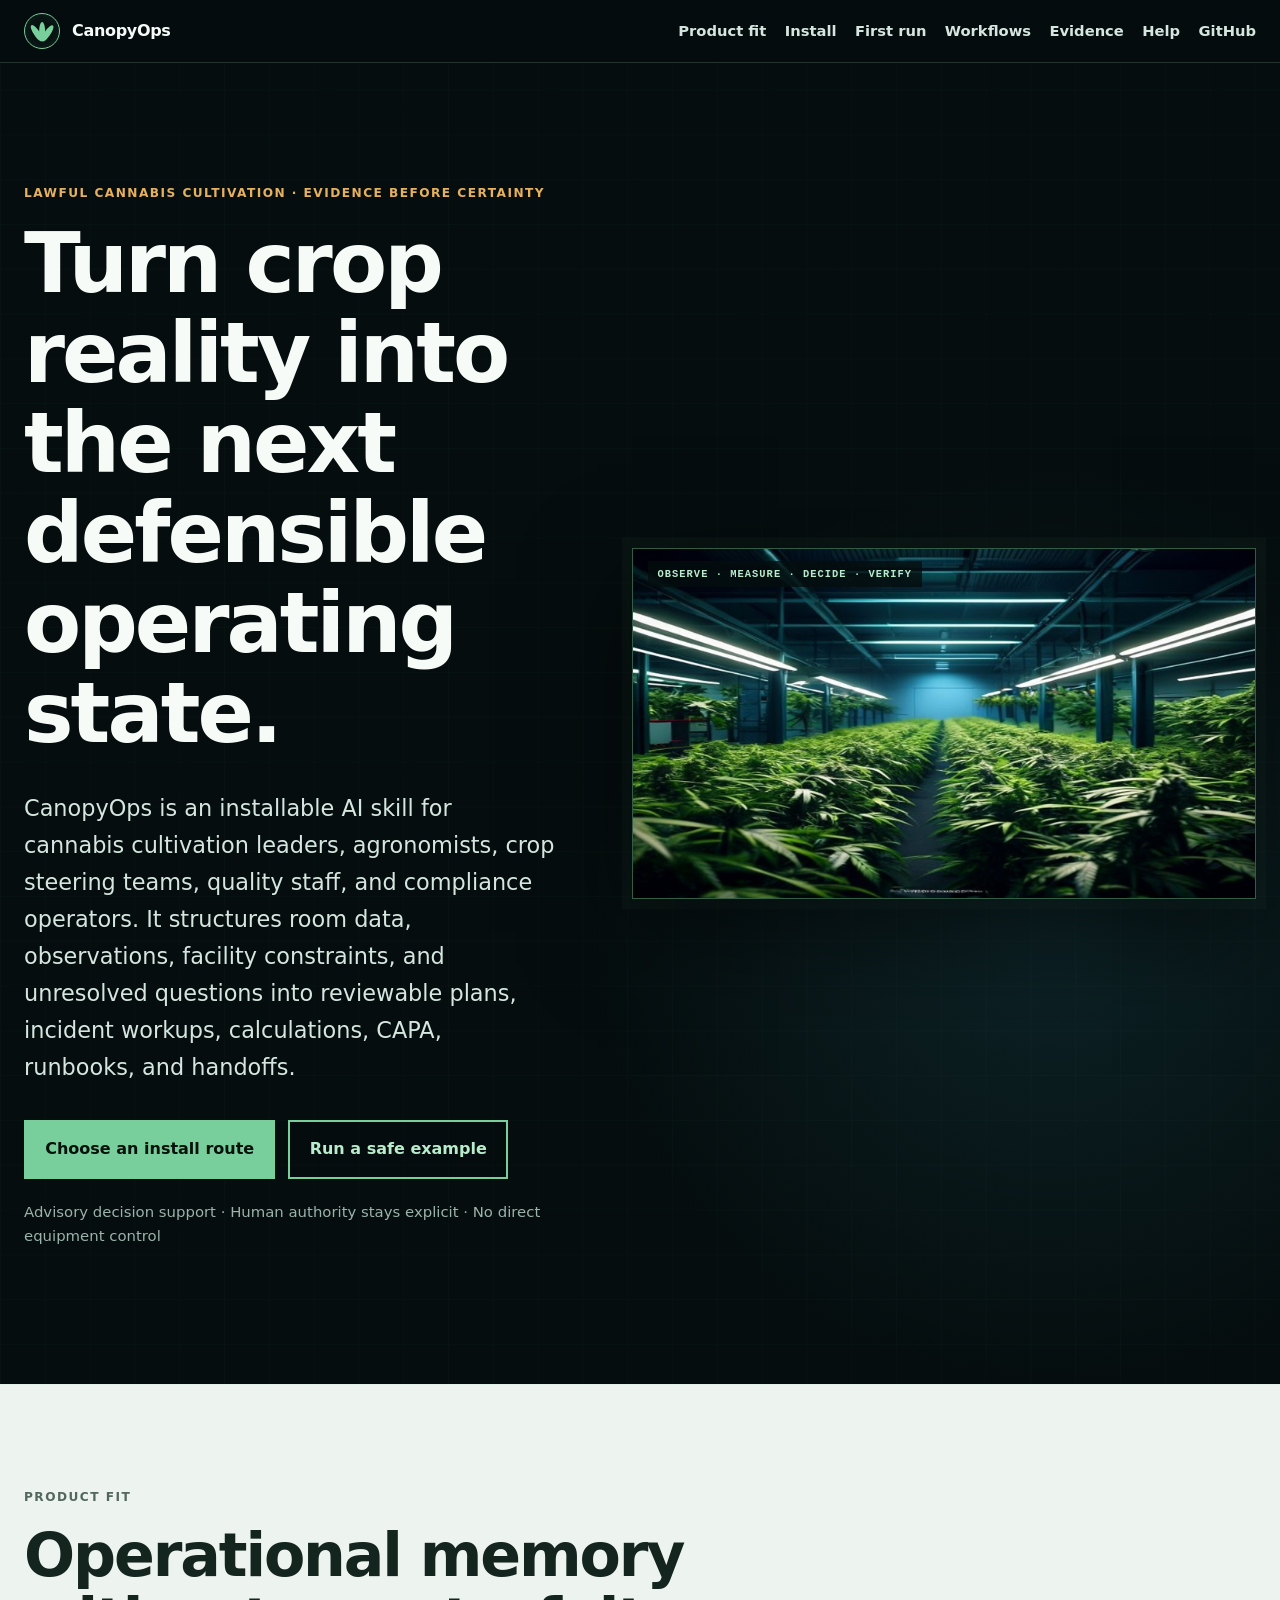
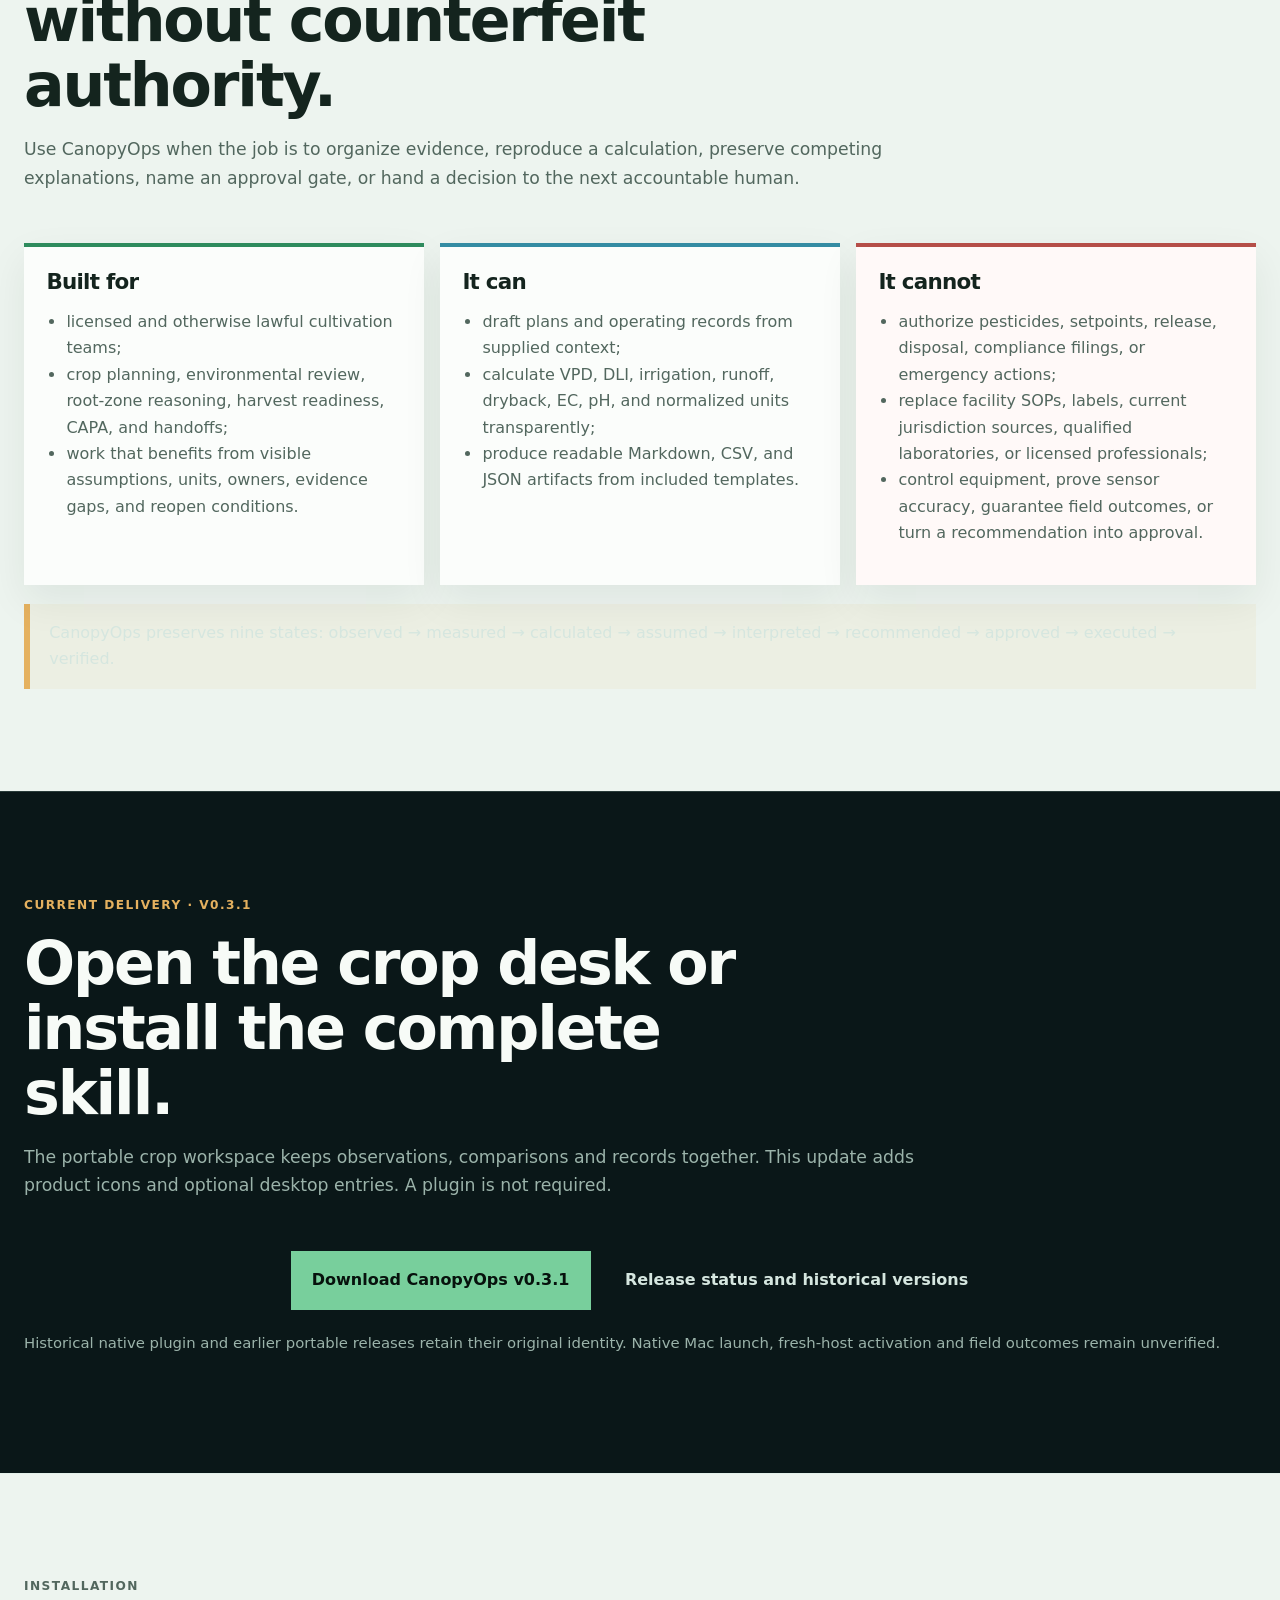
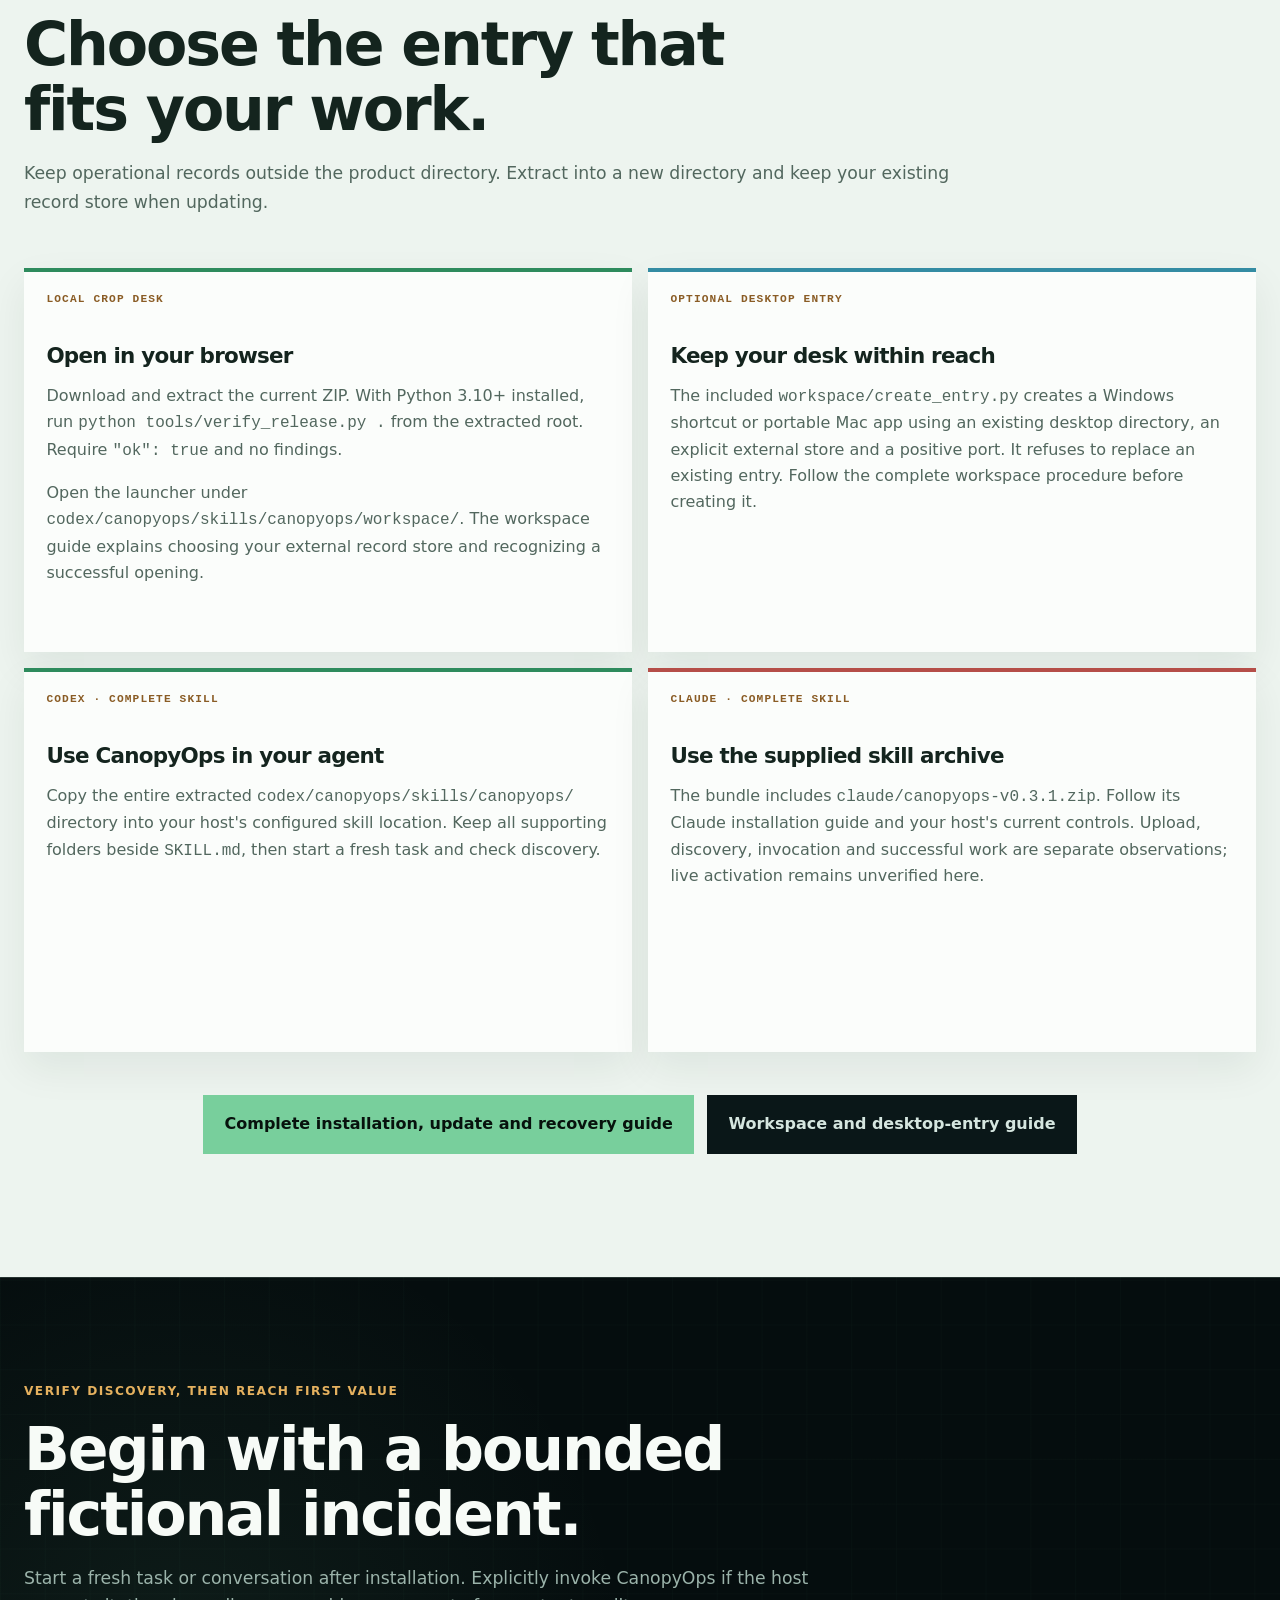
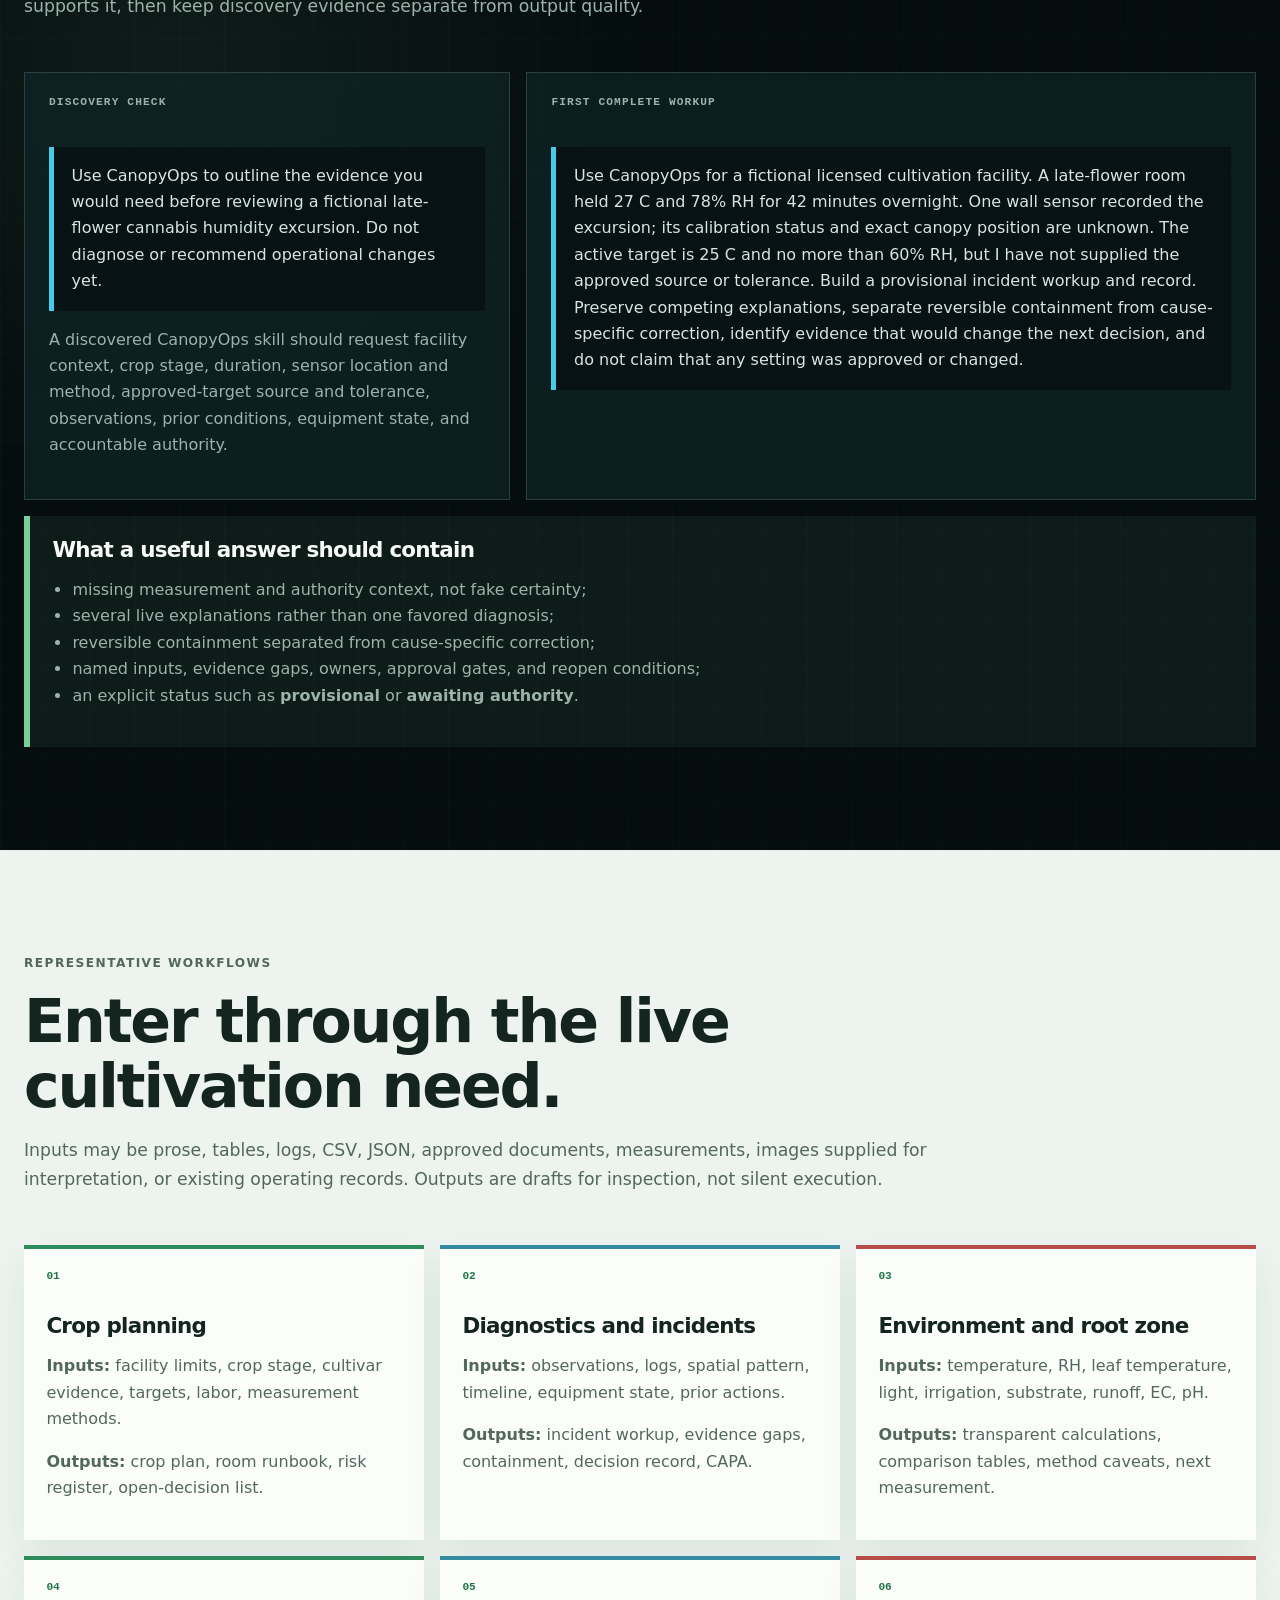
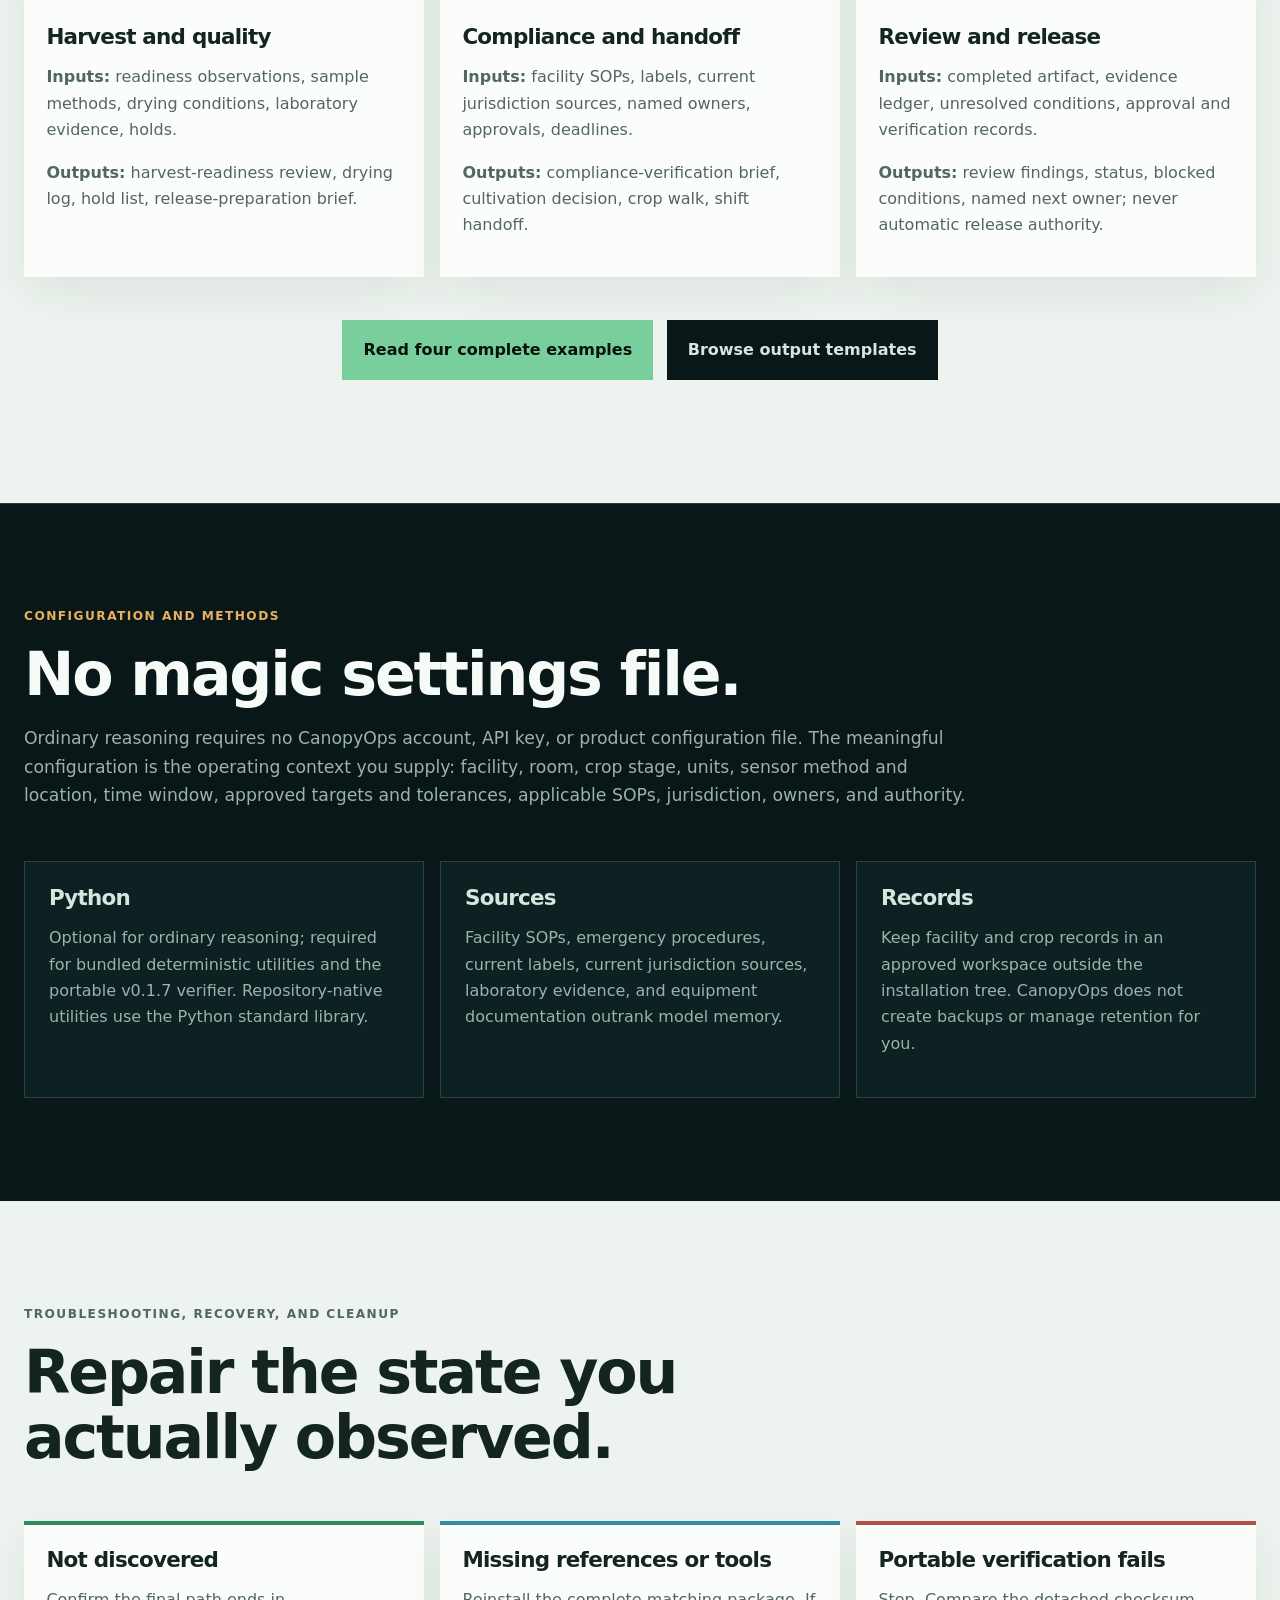
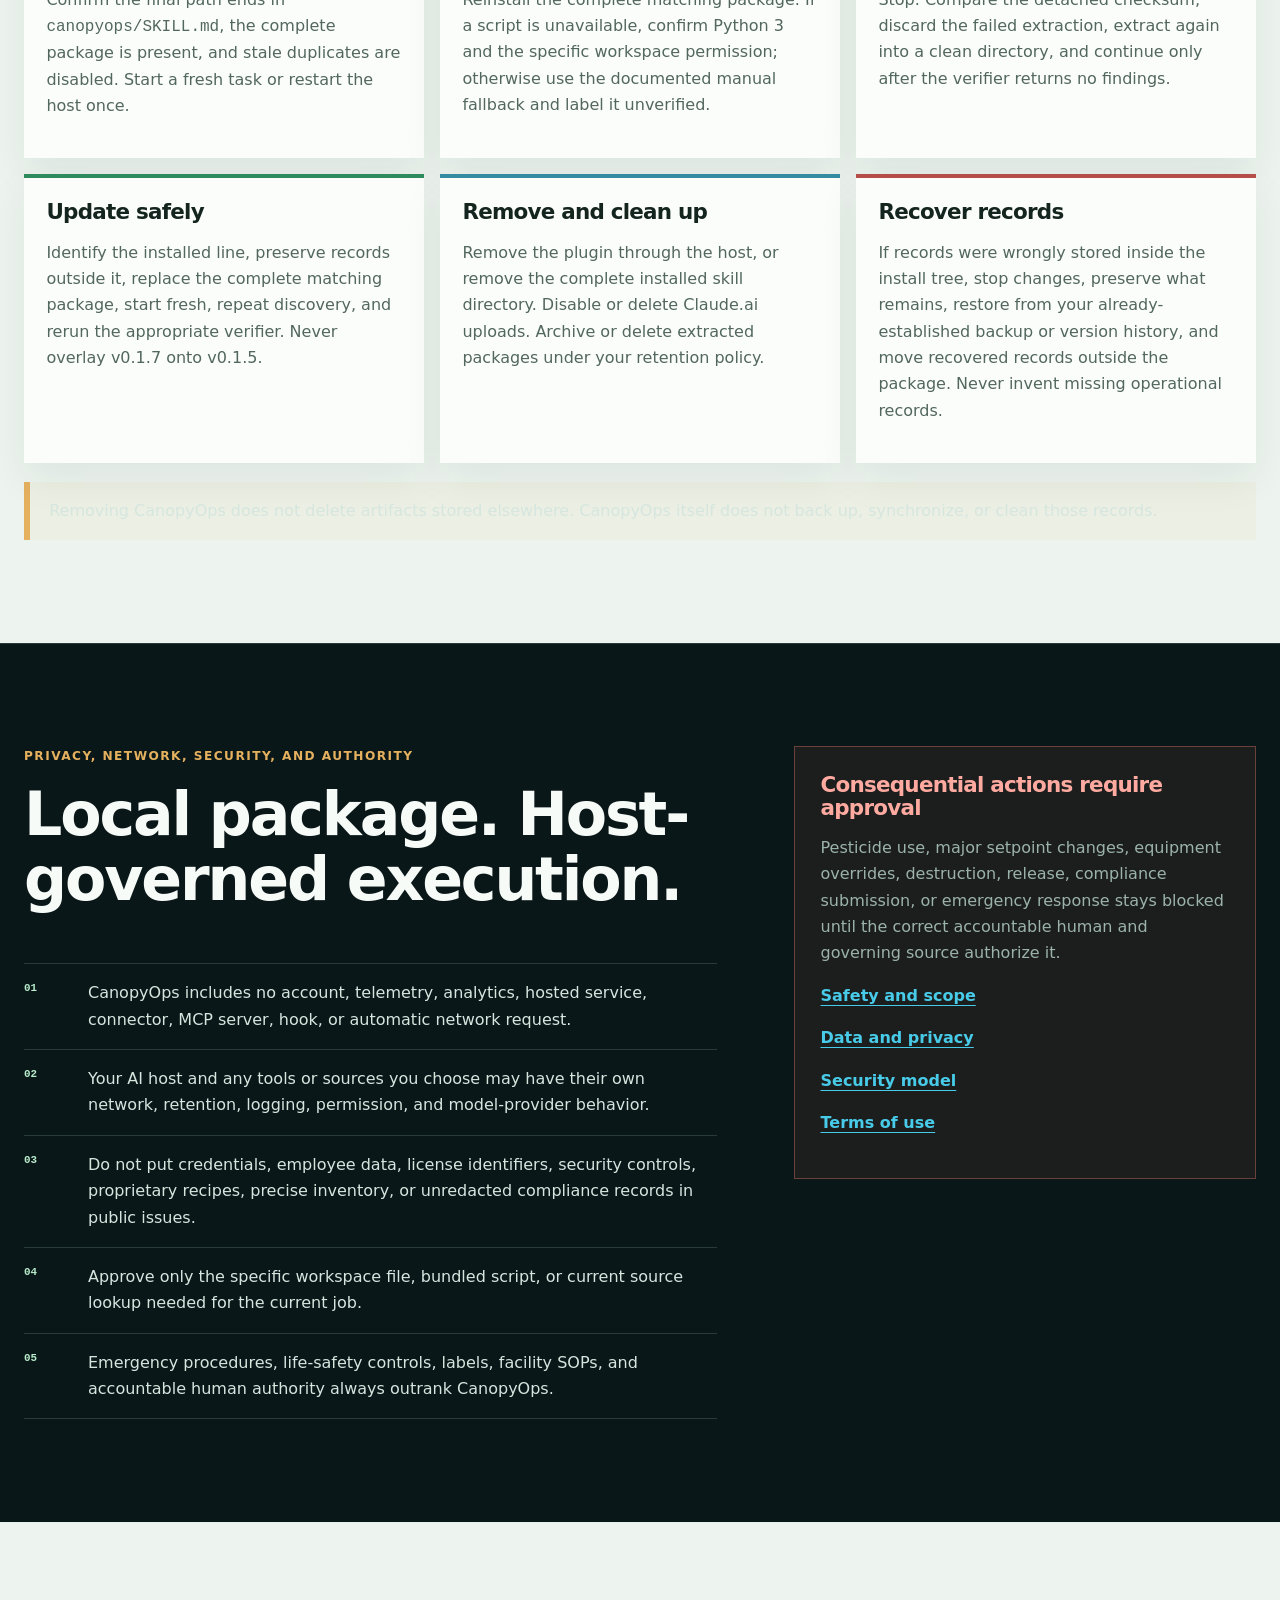
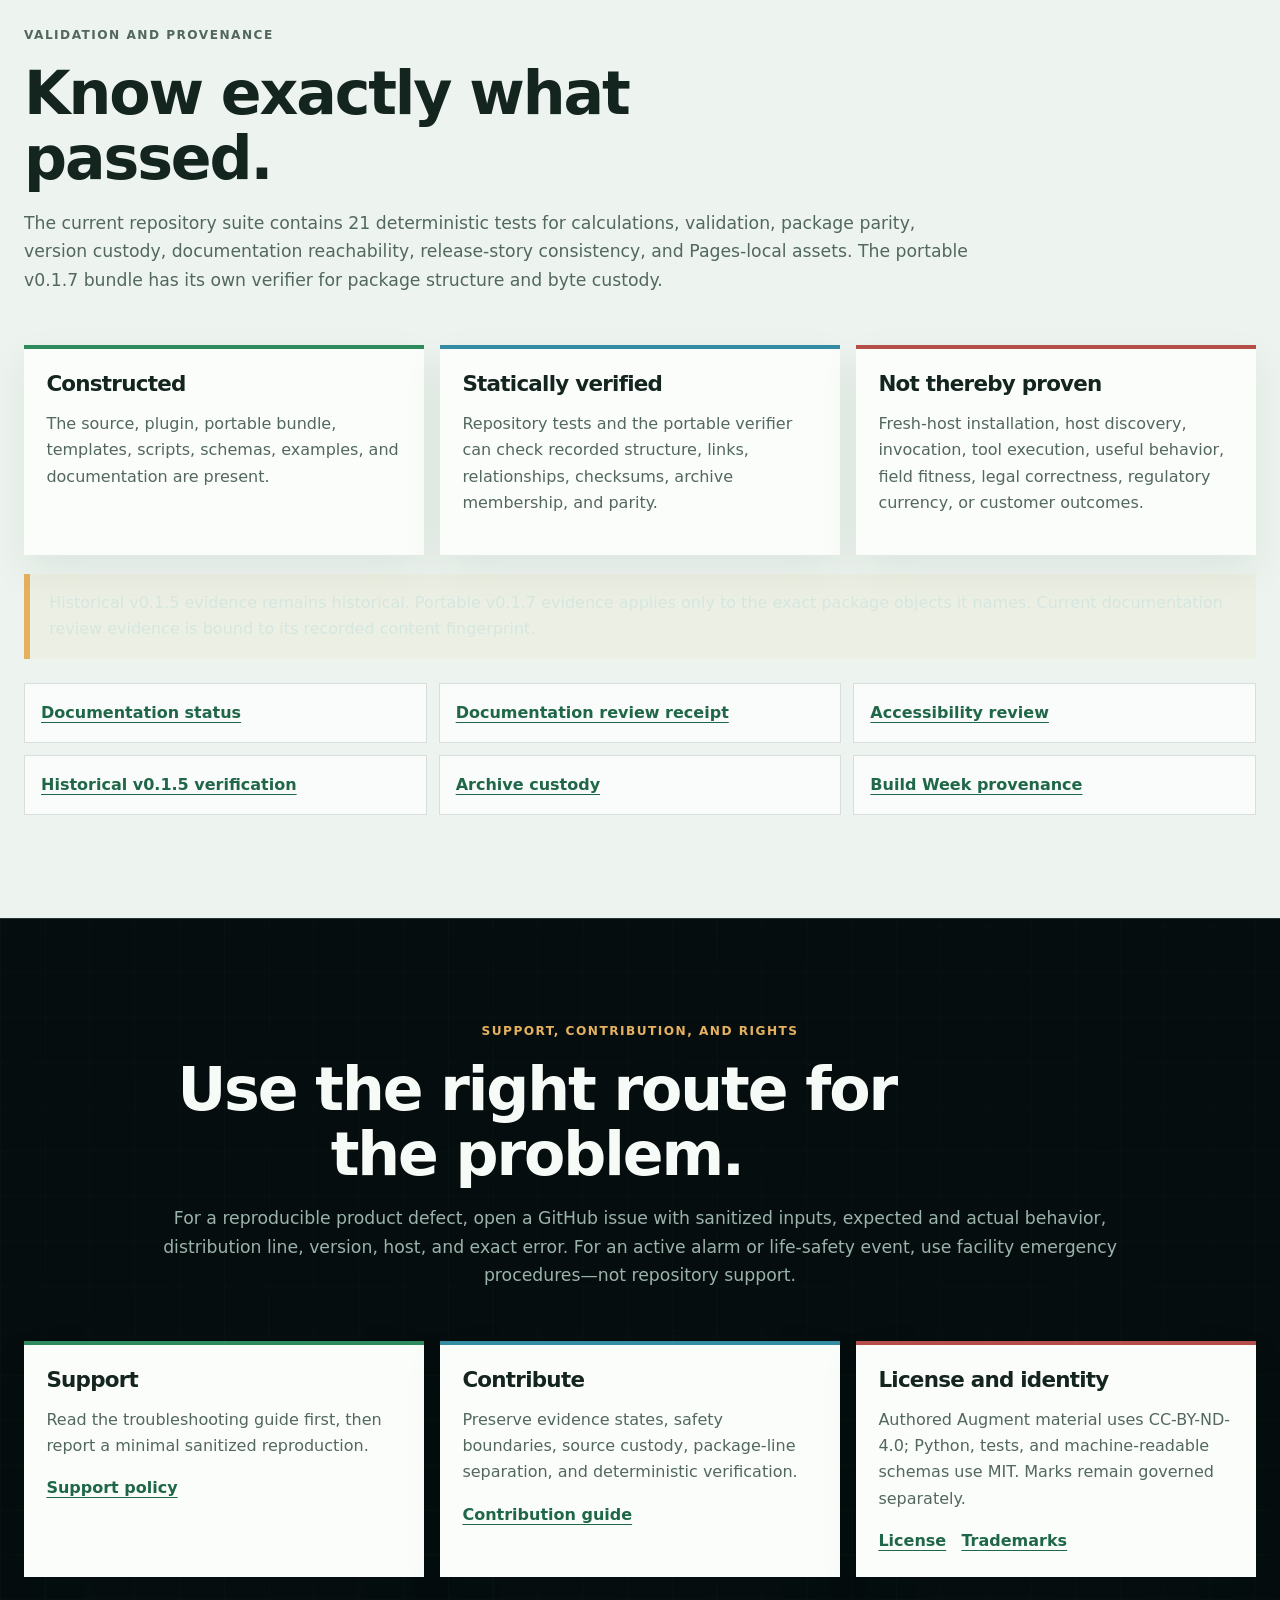
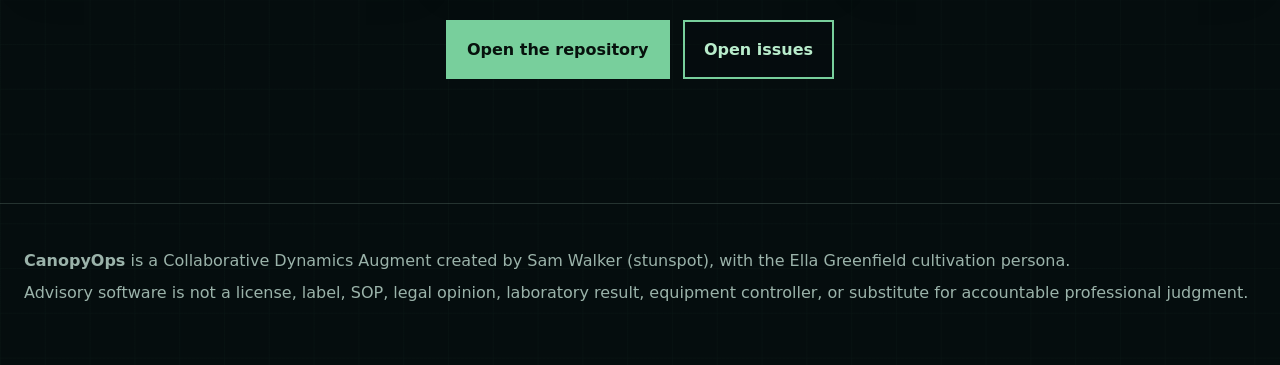
<file: docs/index.html>
<!doctype html>
<html lang="en">
<head>
  <meta charset="utf-8">
  <meta name="viewport" content="width=device-width, initial-scale=1">
  <meta name="description" content="CanopyOps turns lawful cannabis cultivation observations, logs, calculations, and facility constraints into reviewable plans, incident workups, harvest reviews, CAPA, runbooks, and handoffs.">
  <meta name="theme-color" content="#0a1718">
  <meta property="og:type" content="website">
  <meta property="og:title" content="CanopyOps">
  <meta property="og:description" content="Cannabis cultivation operations with evidence attached.">
  <meta property="og:url" content="https://stunspot.github.io/CanopyOps/">
  <meta property="og:image" content="https://stunspot.github.io/CanopyOps/assets/canopyops-social-card.png">
  <meta property="og:image:width" content="1731">
  <meta property="og:image:height" content="909">
  <meta property="og:image:alt" content="CanopyOps — Cannabis cultivation operations with evidence attached.">
  <meta name="twitter:card" content="summary_large_image">
  <meta name="twitter:title" content="CanopyOps">
  <meta name="twitter:description" content="Cannabis cultivation operations with evidence attached.">
  <meta name="twitter:image" content="https://stunspot.github.io/CanopyOps/assets/canopyops-social-card.png">
  <title>CanopyOps · Evidence-Bounded Cultivation Operations</title>
  <link rel="stylesheet" href="style.css">
</head>
<body>
  <a class="skip-link" href="#main">Skip to content</a>

  <header class="site-header">
    <nav aria-label="Primary navigation">
      <a class="brand" href="#top" aria-label="CanopyOps home">
        <span class="brand-mark" aria-hidden="true"><span></span></span>
        <span>CanopyOps</span>
      </a>
      <div class="nav-links">
        <a href="#fit">Product fit</a>
        <a href="#install">Install</a>
        <a href="#first-run">First run</a>
        <a href="#workflows">Workflows</a>
        <a href="#evidence">Evidence</a>
        <a href="#help">Help</a>
        <a href="https://github.com/Stunspot/CanopyOps">GitHub</a>
      </div>
    </nav>
  </header>

  <main id="main">
    <section class="hero" id="top">
      <div class="hero-copy">
        <p class="eyebrow">Lawful cannabis cultivation · evidence before certainty</p>
        <h1>Turn crop reality into the next defensible operating state.</h1>
        <p class="lede">CanopyOps is an installable AI skill for cannabis cultivation leaders, agronomists, crop steering teams, quality staff, and compliance operators. It structures room data, observations, facility constraints, and unresolved questions into reviewable plans, incident workups, calculations, CAPA, runbooks, and handoffs.</p>
        <div class="actions">
          <a class="button primary" href="#install">Choose an install route</a>
          <a class="button secondary" href="#first-run">Run a safe example</a>
        </div>
        <p class="quiet">Advisory decision support · Human authority stays explicit · No direct equipment control</p>
      </div>
      <figure class="hero-visual">
        <img src="assets/canopyops-hero.png" width="1600" height="900" alt="A clean controlled-environment cultivation room with orderly crop rows, irrigation infrastructure, sensor equipment, and cool inspection light across the canopy.">
      </figure>
    </section>

    <section class="section paper-section" id="fit">
      <div class="section-heading">
        <p class="eyebrow">Product fit</p>
        <h2>Operational memory without counterfeit authority.</h2>
        <p>Use CanopyOps when the job is to organize evidence, reproduce a calculation, preserve competing explanations, name an approval gate, or hand a decision to the next accountable human.</p>
      </div>
      <div class="fit-grid">
        <article>
          <h3>Built for</h3>
          <ul>
            <li>licensed and otherwise lawful cultivation teams;</li>
            <li>crop planning, environmental review, root-zone reasoning, harvest readiness, CAPA, and handoffs;</li>
            <li>work that benefits from visible assumptions, units, owners, evidence gaps, and reopen conditions.</li>
          </ul>
        </article>
        <article>
          <h3>It can</h3>
          <ul>
            <li>draft plans and operating records from supplied context;</li>
            <li>calculate VPD, DLI, irrigation, runoff, dryback, EC, pH, and normalized units transparently;</li>
            <li>produce readable Markdown, CSV, and JSON artifacts from included templates.</li>
          </ul>
        </article>
        <article class="limit-card">
          <h3>It cannot</h3>
          <ul>
            <li>authorize pesticides, setpoints, release, disposal, compliance filings, or emergency actions;</li>
            <li>replace facility SOPs, labels, current jurisdiction sources, qualified laboratories, or licensed professionals;</li>
            <li>control equipment, prove sensor accuracy, guarantee field outcomes, or turn a recommendation into approval.</li>
          </ul>
        </article>
      </div>
      <p class="state-rule">CanopyOps preserves nine states: observed → measured → calculated → assumed → interpreted → recommended → approved → executed → verified.</p>
    </section>

    <section class="section states-section" id="release">
      <div class="section-heading">
        <p class="eyebrow">Current delivery · v0.3.1</p>
        <h2>Open the crop desk or install the complete skill.</h2>
        <p>The portable crop workspace keeps observations, comparisons and records together. This update adds product icons and optional desktop entries. A plugin is not required.</p>
      </div>
      <div class="actions centered">
        <a class="button primary" href="https://github.com/Stunspot/CanopyOps/releases/download/v0.3.1/CanopyOps-v0.3.1.zip">Download CanopyOps v0.3.1</a>
        <a class="button dark" href="https://github.com/Stunspot/CanopyOps/blob/main/RELEASE-STATUS.md">Release status and historical versions</a>
      </div>
      <p class="quiet">Historical native plugin and earlier portable releases retain their original identity. Native Mac launch, fresh-host activation and field outcomes remain unverified.</p>
    </section>

    <section class="section paper-section" id="install">
      <div class="section-heading">
        <p class="eyebrow">Installation</p>
        <h2>Choose the entry that fits your work.</h2>
        <p>Keep operational records outside the product directory. Extract into a new directory and keep your existing record store when updating.</p>
      </div>
      <div class="install-grid">
        <article>
          <p class="card-label">LOCAL CROP DESK</p>
          <h3>Open in your browser</h3>
          <p>Download and extract the current ZIP. With Python 3.10+ installed, run <code>python tools/verify_release.py .</code> from the extracted root. Require <code>"ok": true</code> and no findings.</p>
          <p>Open the launcher under <code>codex/canopyops/skills/canopyops/workspace/</code>. The workspace guide explains choosing your external record store and recognizing a successful opening.</p>
        </article>
        <article>
          <p class="card-label">OPTIONAL DESKTOP ENTRY</p>
          <h3>Keep your desk within reach</h3>
          <p>The included <code>workspace/create_entry.py</code> creates a Windows shortcut or portable Mac app using an existing desktop directory, an explicit external store and a positive port. It refuses to replace an existing entry. Follow the complete workspace procedure before creating it.</p>
        </article>
        <article>
          <p class="card-label">CODEX · COMPLETE SKILL</p>
          <h3>Use CanopyOps in your agent</h3>
          <p>Copy the entire extracted <code>codex/canopyops/skills/canopyops/</code> directory into your host's configured skill location. Keep all supporting folders beside <code>SKILL.md</code>, then start a fresh task and check discovery.</p>
        </article>
        <article>
          <p class="card-label">CLAUDE · COMPLETE SKILL</p>
          <h3>Use the supplied skill archive</h3>
          <p>The bundle includes <code>claude/canopyops-v0.3.1.zip</code>. Follow its Claude installation guide and your host's current controls. Upload, discovery, invocation and successful work are separate observations; live activation remains unverified here.</p>
        </article>
      </div>
      <div class="actions centered">
        <a class="button primary" href="https://github.com/Stunspot/CanopyOps/blob/main/INSTALL.md">Complete installation, update and recovery guide</a>
        <a class="button dark" href="https://github.com/Stunspot/CanopyOps/blob/main/canopyops/workspace/WORKSPACE-GUIDE.md">Workspace and desktop-entry guide</a>
      </div>
    </section>

    <section class="section method-section" id="first-run">
      <div class="section-heading method-heading">
        <p class="eyebrow">Verify discovery, then reach first value</p>
        <h2>Begin with a bounded fictional incident.</h2>
        <p>Start a fresh task or conversation after installation. Explicitly invoke CanopyOps if the host supports it, then keep discovery evidence separate from output quality.</p>
      </div>
      <div class="first-run-grid">
        <article>
          <p class="card-label">DISCOVERY CHECK</p>
          <blockquote>Use CanopyOps to outline the evidence you would need before reviewing a fictional late-flower cannabis humidity excursion. Do not diagnose or recommend operational changes yet.</blockquote>
          <p>A discovered CanopyOps skill should request facility context, crop stage, duration, sensor location and method, approved-target source and tolerance, observations, prior conditions, equipment state, and accountable authority.</p>
        </article>
        <article>
          <p class="card-label">FIRST COMPLETE WORKUP</p>
          <blockquote>Use CanopyOps for a fictional licensed cultivation facility. A late-flower room held 27 C and 78% RH for 42 minutes overnight. One wall sensor recorded the excursion; its calibration status and exact canopy position are unknown. The active target is 25 C and no more than 60% RH, but I have not supplied the approved source or tolerance. Build a provisional incident workup and record. Preserve competing explanations, separate reversible containment from cause-specific correction, identify evidence that would change the next decision, and do not claim that any setting was approved or changed.</blockquote>
        </article>
      </div>
      <div class="expected-box">
        <h3>What a useful answer should contain</h3>
        <ul>
          <li>missing measurement and authority context, not fake certainty;</li>
          <li>several live explanations rather than one favored diagnosis;</li>
          <li>reversible containment separated from cause-specific correction;</li>
          <li>named inputs, evidence gaps, owners, approval gates, and reopen conditions;</li>
          <li>an explicit status such as <strong>provisional</strong> or <strong>awaiting authority</strong>.</li>
        </ul>
      </div>
    </section>

    <section class="section paper-section" id="workflows">
      <div class="section-heading">
        <p class="eyebrow">Representative workflows</p>
        <h2>Enter through the live cultivation need.</h2>
        <p>Inputs may be prose, tables, logs, CSV, JSON, approved documents, measurements, images supplied for interpretation, or existing operating records. Outputs are drafts for inspection, not silent execution.</p>
      </div>
      <div class="workflow-grid">
        <article><span>01</span><h3>Crop planning</h3><p><strong>Inputs:</strong> facility limits, crop stage, cultivar evidence, targets, labor, measurement methods.</p><p><strong>Outputs:</strong> crop plan, room runbook, risk register, open-decision list.</p></article>
        <article><span>02</span><h3>Diagnostics and incidents</h3><p><strong>Inputs:</strong> observations, logs, spatial pattern, timeline, equipment state, prior actions.</p><p><strong>Outputs:</strong> incident workup, evidence gaps, containment, decision record, CAPA.</p></article>
        <article><span>03</span><h3>Environment and root zone</h3><p><strong>Inputs:</strong> temperature, RH, leaf temperature, light, irrigation, substrate, runoff, EC, pH.</p><p><strong>Outputs:</strong> transparent calculations, comparison tables, method caveats, next measurement.</p></article>
        <article><span>04</span><h3>Harvest and quality</h3><p><strong>Inputs:</strong> readiness observations, sample methods, drying conditions, laboratory evidence, holds.</p><p><strong>Outputs:</strong> harvest-readiness review, drying log, hold list, release-preparation brief.</p></article>
        <article><span>05</span><h3>Compliance and handoff</h3><p><strong>Inputs:</strong> facility SOPs, labels, current jurisdiction sources, named owners, approvals, deadlines.</p><p><strong>Outputs:</strong> compliance-verification brief, cultivation decision, crop walk, shift handoff.</p></article>
        <article><span>06</span><h3>Review and release</h3><p><strong>Inputs:</strong> completed artifact, evidence ledger, unresolved conditions, approval and verification records.</p><p><strong>Outputs:</strong> review findings, status, blocked conditions, named next owner; never automatic release authority.</p></article>
      </div>
      <div class="actions centered">
        <a class="button primary" href="https://github.com/Stunspot/CanopyOps/blob/main/EXAMPLE-TOUR.md">Read four complete examples</a>
        <a class="button dark" href="https://github.com/Stunspot/CanopyOps/tree/main/canopyops/assets">Browse output templates</a>
      </div>
    </section>

    <section class="section states-section" id="configuration">
      <div class="section-heading">
        <p class="eyebrow">Configuration and methods</p>
        <h2>No magic settings file.</h2>
        <p>Ordinary reasoning requires no CanopyOps account, API key, or product configuration file. The meaningful configuration is the operating context you supply: facility, room, crop stage, units, sensor method and location, time window, approved targets and tolerances, applicable SOPs, jurisdiction, owners, and authority.</p>
      </div>
      <div class="config-grid">
        <article><h3>Python</h3><p>Optional for ordinary reasoning; required for bundled deterministic utilities and the portable v0.1.7 verifier. Repository-native utilities use the Python standard library.</p></article>
        <article><h3>Sources</h3><p>Facility SOPs, emergency procedures, current labels, current jurisdiction sources, laboratory evidence, and equipment documentation outrank model memory.</p></article>
        <article><h3>Records</h3><p>Keep facility and crop records in an approved workspace outside the installation tree. CanopyOps does not create backups or manage retention for you.</p></article>
      </div>
    </section>

    <section class="section paper-section" id="maintenance">
      <div class="section-heading">
        <p class="eyebrow">Troubleshooting, recovery, and cleanup</p>
        <h2>Repair the state you actually observed.</h2>
      </div>
      <div class="maintenance-grid">
        <article>
          <h3>Not discovered</h3>
          <p>Confirm the final path ends in <code>canopyops/SKILL.md</code>, the complete package is present, and stale duplicates are disabled. Start a fresh task or restart the host once.</p>
        </article>
        <article>
          <h3>Missing references or tools</h3>
          <p>Reinstall the complete matching package. If a script is unavailable, confirm Python 3 and the specific workspace permission; otherwise use the documented manual fallback and label it unverified.</p>
        </article>
        <article>
          <h3>Portable verification fails</h3>
          <p>Stop. Compare the detached checksum, discard the failed extraction, extract again into a clean directory, and continue only after the verifier returns no findings.</p>
        </article>
        <article>
          <h3>Update safely</h3>
          <p>Identify the installed line, preserve records outside it, replace the complete matching package, start fresh, repeat discovery, and rerun the appropriate verifier. Never overlay v0.1.7 onto v0.1.5.</p>
        </article>
        <article>
          <h3>Remove and clean up</h3>
          <p>Remove the plugin through the host, or remove the complete installed skill directory. Disable or delete Claude.ai uploads. Archive or delete extracted packages under your retention policy.</p>
        </article>
        <article>
          <h3>Recover records</h3>
          <p>If records were wrongly stored inside the install tree, stop changes, preserve what remains, restore from your already-established backup or version history, and move recovered records outside the package. Never invent missing operational records.</p>
        </article>
      </div>
      <p class="state-rule">Removing CanopyOps does not delete artifacts stored elsewhere. CanopyOps itself does not back up, synchronize, or clean those records.</p>
    </section>

    <section class="section authority-section" id="safety">
      <div class="authority-grid">
        <div>
          <div class="section-heading">
            <p class="eyebrow">Privacy, network, security, and authority</p>
            <h2>Local package. Host-governed execution.</h2>
          </div>
          <div class="authority-stack">
            <p><span>01</span>CanopyOps includes no account, telemetry, analytics, hosted service, connector, MCP server, hook, or automatic network request.</p>
            <p><span>02</span>Your AI host and any tools or sources you choose may have their own network, retention, logging, permission, and model-provider behavior.</p>
            <p><span>03</span>Do not put credentials, employee data, license identifiers, security controls, proprietary recipes, precise inventory, or unredacted compliance records in public issues.</p>
            <p><span>04</span>Approve only the specific workspace file, bundled script, or current source lookup needed for the current job.</p>
            <p><span>05</span>Emergency procedures, life-safety controls, labels, facility SOPs, and accountable human authority always outrank CanopyOps.</p>
          </div>
        </div>
        <aside class="boundary-card">
          <h3>Consequential actions require approval</h3>
          <p>Pesticide use, major setpoint changes, equipment overrides, destruction, release, compliance submission, or emergency response stays blocked until the correct accountable human and governing source authorize it.</p>
          <p><a href="https://github.com/Stunspot/CanopyOps/blob/main/SAFETY-AND-SCOPE.md">Safety and scope</a></p>
          <p><a href="https://github.com/Stunspot/CanopyOps/blob/main/DATA-AND-PRIVACY.md">Data and privacy</a></p>
          <p><a href="https://github.com/Stunspot/CanopyOps/blob/main/SECURITY.md">Security model</a></p>
          <p><a href="https://github.com/Stunspot/CanopyOps/blob/main/TERMS-OF-USE.md">Terms of use</a></p>
        </aside>
      </div>
    </section>

    <section class="section paper-section" id="evidence">
      <div class="section-heading">
        <p class="eyebrow">Validation and provenance</p>
        <h2>Know exactly what passed.</h2>
        <p>The current repository suite contains 21 deterministic tests for calculations, validation, package parity, version custody, documentation reachability, release-story consistency, and Pages-local assets. The portable v0.1.7 bundle has its own verifier for package structure and byte custody.</p>
      </div>
      <div class="evidence-grid">
        <article><h3>Constructed</h3><p>The source, plugin, portable bundle, templates, scripts, schemas, examples, and documentation are present.</p></article>
        <article><h3>Statically verified</h3><p>Repository tests and the portable verifier can check recorded structure, links, relationships, checksums, archive membership, and parity.</p></article>
        <article><h3>Not thereby proven</h3><p>Fresh-host installation, host discovery, invocation, tool execution, useful behavior, field fitness, legal correctness, regulatory currency, or customer outcomes.</p></article>
      </div>
      <p class="state-rule">Historical v0.1.5 evidence remains historical. Portable v0.1.7 evidence applies only to the exact package objects it names. Current documentation review evidence is bound to its recorded content fingerprint.</p>
      <div class="page-links">
        <a href="https://github.com/Stunspot/CanopyOps/blob/main/DOCUMENTATION-STATUS.md">Documentation status</a>
        <a href="https://github.com/Stunspot/CanopyOps/blob/main/documentation-review.json">Documentation review receipt</a>
        <a href="https://github.com/Stunspot/CanopyOps/blob/main/documentation-accessibility-review.json">Accessibility review</a>
        <a href="https://github.com/Stunspot/CanopyOps/blob/main/VERIFICATION-v0.1.5.md">Historical v0.1.5 verification</a>
        <a href="https://github.com/Stunspot/CanopyOps/blob/main/ARCHIVE-CUSTODY.md">Archive custody</a>
        <a href="https://github.com/Stunspot/CanopyOps/blob/main/BUILD-WEEK.md">Build Week provenance</a>
      </div>
    </section>

    <section class="section prompt-section" id="help">
      <div class="section-heading">
        <p class="eyebrow">Support, contribution, and rights</p>
        <h2>Use the right route for the problem.</h2>
        <p>For a reproducible product defect, open a GitHub issue with sanitized inputs, expected and actual behavior, distribution line, version, host, and exact error. For an active alarm or life-safety event, use facility emergency procedures—not repository support.</p>
      </div>
      <div class="help-grid">
        <article><h3>Support</h3><p>Read the troubleshooting guide first, then report a minimal sanitized reproduction.</p><a href="https://github.com/Stunspot/CanopyOps/blob/main/SUPPORT.md">Support policy</a></article>
        <article><h3>Contribute</h3><p>Preserve evidence states, safety boundaries, source custody, package-line separation, and deterministic verification.</p><a href="https://github.com/Stunspot/CanopyOps/blob/main/CONTRIBUTING.md">Contribution guide</a></article>
        <article><h3>License and identity</h3><p>Authored Augment material uses CC-BY-ND-4.0; Python, tests, and machine-readable schemas use MIT. Marks remain governed separately.</p><a href="https://github.com/Stunspot/CanopyOps/blob/main/LICENSE.md">License</a> · <a href="https://github.com/Stunspot/CanopyOps/blob/main/TRADEMARKS.md">Trademarks</a></article>
      </div>
      <div class="actions centered">
        <a class="button primary" href="https://github.com/Stunspot/CanopyOps">Open the repository</a>
        <a class="button secondary" href="https://github.com/Stunspot/CanopyOps/issues">Open issues</a>
      </div>
    </section>
  </main>

  <footer>
    <p><strong>CanopyOps</strong> is a Collaborative Dynamics Augment created by Sam Walker (stunspot), with the Ella Greenfield cultivation persona.</p>
    <p>Advisory software is not a license, label, SOP, legal opinion, laboratory result, equipment controller, or substitute for accountable professional judgment.</p>
  </footer>
</body>
</html>
</file>
<file: docs/style.css>
:root {
  color-scheme: dark;
  --ink: #f7fbf7;
  --pale: #d5e6df;
  --muted: #9bb3aa;
  --night: #0a1718;
  --night-deep: #050d0e;
  --night-soft: #102627;
  --panel: rgba(16, 38, 39, 0.86);
  --line: rgba(181, 219, 203, 0.18);
  --green: #78cf9c;
  --green-soft: #b8eccb;
  --cyan: #48cbe8;
  --amber: #e5b15f;
  --coral: #ec7868;
  --paper: #edf4ef;
  --paper-ink: #14241e;
  --paper-muted: #52675e;
  --focus: #ffe27a;
  font-family: Inter, Poppins, ui-sans-serif, system-ui, -apple-system, BlinkMacSystemFont, "Segoe UI", sans-serif;
}

* { box-sizing: border-box; }
html { scroll-behavior: smooth; scroll-padding-top: 5.5rem; }
body {
  margin: 0;
  color: var(--ink);
  background:
    radial-gradient(circle at 82% 8%, rgba(72, 203, 232, 0.11), transparent 29rem),
    radial-gradient(circle at 14% 42%, rgba(120, 207, 156, 0.08), transparent 28rem),
    linear-gradient(rgba(120, 207, 156, 0.025) 1px, transparent 1px),
    linear-gradient(90deg, rgba(120, 207, 156, 0.025) 1px, transparent 1px),
    var(--night-deep);
  background-size: auto, auto, 2.8rem 2.8rem, 2.8rem 2.8rem, auto;
  line-height: 1.65;
}
img { display: block; max-width: 100%; }
a { color: var(--cyan); text-underline-offset: 0.22em; }
a:hover { color: var(--focus); }
a:focus-visible, .button:focus-visible { outline: 3px solid var(--focus); outline-offset: 4px; border-radius: 0.2rem; }

.skip-link {
  position: absolute;
  left: 1rem;
  top: -6rem;
  z-index: 50;
  padding: 0.8rem 1rem;
  color: #111;
  background: var(--focus);
  font-weight: 900;
}
.skip-link:focus { top: 1rem; }

.site-header {
  position: sticky;
  top: 0;
  z-index: 30;
  border-bottom: 1px solid var(--line);
  background: rgba(5, 13, 14, 0.94);
  backdrop-filter: blur(16px);
}
nav {
  max-width: 84rem;
  margin: 0 auto;
  padding: 0.82rem 1.5rem;
  display: flex;
  align-items: center;
  justify-content: space-between;
  gap: 1.5rem;
}
.brand {
  display: inline-flex;
  align-items: center;
  gap: 0.75rem;
  color: var(--ink);
  text-decoration: none;
  font-weight: 900;
  letter-spacing: -0.02em;
}
.brand-mark {
  position: relative;
  width: 2.25rem;
  height: 2.25rem;
  border: 1px solid var(--green);
  border-radius: 50%;
  box-shadow: inset 0 0 1rem rgba(120, 207, 156, 0.12);
}
.brand-mark::before,
.brand-mark::after,
.brand-mark span {
  content: "";
  position: absolute;
  left: 50%;
  bottom: 0.45rem;
  width: 0.36rem;
  height: 1.18rem;
  border-radius: 50% 50% 42% 42%;
  background: var(--green);
  transform-origin: bottom center;
}
.brand-mark::before { transform: translateX(-50%) rotate(-35deg); }
.brand-mark::after { transform: translateX(-50%) rotate(35deg); }
.brand-mark span { transform: translateX(-50%); }
.nav-links { display: flex; flex-wrap: wrap; gap: 0.65rem 1.15rem; }
.nav-links a { color: var(--pale); text-decoration: none; font-size: 0.92rem; font-weight: 760; }
.nav-links a:hover { color: var(--green-soft); }

main { overflow: hidden; }
.hero, .section { max-width: 84rem; margin: 0 auto; padding: 6.4rem 1.5rem; }
.hero {
  min-height: calc(100vh - 4.2rem);
  display: grid;
  grid-template-columns: minmax(0, 0.92fr) minmax(28rem, 1.08fr);
  align-items: center;
  gap: clamp(2.5rem, 6vw, 6.5rem);
  padding-top: 7.5rem;
  padding-bottom: 7.5rem;
}
.hero-copy { position: relative; z-index: 2; }
.eyebrow {
  margin: 0 0 1rem;
  color: var(--amber);
  font-size: 0.76rem;
  font-weight: 900;
  letter-spacing: 0.12em;
  text-transform: uppercase;
}
h1, h2, h3 { line-height: 1.08; letter-spacing: -0.035em; }
h1 { margin: 0; max-width: 11ch; font-size: clamp(3.2rem, 6.5vw, 6.3rem); }
h2 { margin: 0; max-width: 18ch; font-size: clamp(2.3rem, 4.7vw, 4.55rem); }
h3 { margin: 0 0 0.72rem; font-size: 1.34rem; }
.lede { max-width: 46rem; margin: 2rem 0; color: var(--pale); font-size: clamp(1.12rem, 2vw, 1.4rem); }
.actions { display: flex; flex-wrap: wrap; gap: 0.82rem; margin: 2.1rem 0 1.3rem; }
.actions.centered { justify-content: center; margin-top: 2.7rem; }
.button { display: inline-block; padding: 0.9rem 1.2rem; border: 2px solid var(--green); font-weight: 850; text-decoration: none; }
.button.primary { color: #07120d; background: var(--green); }
.button.primary:hover { color: #111; background: var(--focus); border-color: var(--focus); }
.button.secondary { color: var(--green-soft); background: rgba(5, 13, 14, 0.46); }
.button.secondary:hover { color: var(--focus); border-color: var(--focus); }
.quiet { color: var(--muted); font-size: 0.93rem; }
.hero-visual {
  position: relative;
  margin: 0;
  overflow: hidden;
  border: 1px solid rgba(120, 207, 156, 0.42);
  background: #020808;
  box-shadow: 0 2rem 6rem rgba(0, 0, 0, 0.52), 0 0 0 0.65rem rgba(120, 207, 156, 0.03);
}
.hero-visual::before {
  content: "OBSERVE · MEASURE · DECIDE · VERIFY";
  position: absolute;
  z-index: 2;
  top: 0.8rem;
  left: 0.9rem;
  padding: 0.48rem 0.62rem;
  color: var(--green-soft);
  background: rgba(5, 13, 14, 0.78);
  font: 800 0.65rem/1 ui-monospace, SFMono-Regular, Menlo, Consolas, monospace;
  letter-spacing: 0.1em;
}
.hero-visual::after {
  content: "";
  position: absolute;
  right: -0.5rem;
  bottom: -0.5rem;
  width: 5rem;
  height: 5rem;
  border-right: 2px solid var(--cyan);
  border-bottom: 2px solid var(--cyan);
  pointer-events: none;
}
.hero-visual img { width: 100%; height: auto; }

.section { border-top: 1px solid var(--line); }
.section-heading { max-width: 60rem; margin-bottom: 3.2rem; }
.section-heading > p:last-child { color: var(--muted); font-size: 1.08rem; }

.states-section {
  max-width: none;
  padding-left: max(1.5rem, calc((100vw - 81rem) / 2));
  padding-right: max(1.5rem, calc((100vw - 81rem) / 2));
  background: var(--night);
}
.state-ribbon { display: grid; grid-template-columns: repeat(9, minmax(0, 1fr)); border: 1px solid var(--line); }
.state-ribbon span {
  min-height: 8.5rem;
  display: grid;
  place-items: end start;
  padding: 1rem 0.75rem;
  border-right: 1px solid var(--line);
  color: var(--pale);
  background: linear-gradient(180deg, rgba(120, 207, 156, 0.035), rgba(5, 13, 14, 0.36));
  font: 800 0.7rem/1.2 ui-monospace, SFMono-Regular, Menlo, Consolas, monospace;
  text-transform: uppercase;
  letter-spacing: 0.06em;
  writing-mode: vertical-rl;
  transform: rotate(180deg);
}
.state-ribbon span:nth-child(4), .state-ribbon span:nth-child(5) { color: #f5cc8f; }
.state-ribbon span:nth-child(6) { color: #a6def0; }
.state-ribbon span:nth-child(n+7) { color: var(--green-soft); }
.state-ribbon span:last-child { border-right: 0; }
.state-rule { margin: 1.2rem 0 0; padding: 1rem 1.2rem; border-left: 0.4rem solid var(--amber); color: var(--pale); background: rgba(229, 177, 95, 0.08); }

.routes-section { max-width: none; padding-left: max(1.5rem, calc((100vw - 81rem) / 2)); padding-right: max(1.5rem, calc((100vw - 81rem) / 2)); color: var(--paper-ink); background: var(--paper); }
.routes-section .eyebrow { color: #8a5c25; }
.route-grid { display: grid; grid-template-columns: repeat(5, minmax(0, 1fr)); gap: 1rem; }
.route-grid article { min-height: 23rem; padding: 1.35rem; border-top: 4px solid #2e8b5d; background: #fbfdfb; box-shadow: 0 1rem 2.4rem rgba(20, 36, 30, 0.07); }
.route-grid article:nth-child(2) { border-color: #b66d3c; }
.route-grid article:nth-child(3) { border-color: #348ca3; }
.route-grid article:nth-child(4) { border-color: #7f70bd; }
.route-grid article:nth-child(5) { border-color: #b54e48; }
.route-number { display: block; margin-bottom: 3.1rem; color: #2e8b5d; font: 850 0.72rem/1 ui-monospace, SFMono-Regular, Menlo, Consolas, monospace; }
.route-grid article:nth-child(2) .route-number { color: #a15d31; }
.route-grid article:nth-child(3) .route-number { color: #28788d; }
.route-grid article:nth-child(4) .route-number { color: #6858aa; }
.route-grid article:nth-child(5) .route-number { color: #a0443f; }
.route-grid h3 { color: var(--paper-ink); }
.route-grid p { color: var(--paper-muted); }
.route-grid small { display: block; margin-top: 1.2rem; color: #496158; font-weight: 760; }

.method-section { max-width: none; padding-left: max(1.5rem, calc((100vw - 81rem) / 2)); padding-right: max(1.5rem, calc((100vw - 81rem) / 2)); }
.method-heading { max-width: 52rem; }
.target-contrast { display: grid; grid-template-columns: minmax(0, 1fr) minmax(7rem, 0.22fr) minmax(0, 1fr); gap: 1.2rem; align-items: stretch; }
.comparison-card, .active-card { padding: clamp(1.4rem, 3vw, 2.2rem); border: 1px solid var(--line); }
.comparison-card { background: rgba(229, 177, 95, 0.07); }
.active-card { background: rgba(120, 207, 156, 0.08); border-color: rgba(120, 207, 156, 0.35); }
.card-label { margin: 0 0 2.4rem; color: var(--amber); font: 850 0.7rem/1 ui-monospace, SFMono-Regular, Menlo, Consolas, monospace; letter-spacing: 0.1em; }
.active-card .card-label { color: var(--green-soft); }
.comparison-card p, .active-card p, .comparison-card li, .active-card li { color: var(--muted); }
.comparison-card ul, .active-card ul { padding-left: 1.2rem; }
.promotion { display: flex; flex-direction: column; justify-content: center; gap: 0.55rem; text-align: center; }
.promotion::before, .promotion::after { content: ""; width: 1px; height: 2.4rem; margin: 0 auto; background: linear-gradient(var(--amber), var(--green)); }
.promotion span { padding: 0.35rem 0.3rem; border: 1px solid var(--line); color: var(--pale); font: 760 0.64rem/1 ui-monospace, SFMono-Regular, Menlo, Consolas, monospace; text-transform: uppercase; }
.operating-loop { display: grid; grid-template-columns: repeat(6, minmax(0, 1fr)); gap: 1rem; margin-top: 4rem; }
.operating-loop article { min-height: 14.5rem; padding: 1.1rem; border-top: 2px solid var(--green); background: rgba(16, 38, 39, 0.65); }
.operating-loop article:nth-child(3n+2) { border-color: var(--cyan); }
.operating-loop article:nth-child(3n) { border-color: var(--amber); }
.operating-loop article > span { display: block; margin-bottom: 2.4rem; color: var(--green-soft); font: 850 0.68rem/1 ui-monospace, SFMono-Regular, Menlo, Consolas, monospace; }
.operating-loop p { color: var(--muted); }

.artifacts-section { max-width: none; padding-left: max(1.5rem, calc((100vw - 81rem) / 2)); padding-right: max(1.5rem, calc((100vw - 81rem) / 2)); color: var(--paper-ink); background: var(--paper); }
.artifacts-section .eyebrow { color: #8a5c25; }
.artifact-grid { display: grid; grid-template-columns: repeat(4, minmax(0, 1fr)); border: 1px solid rgba(20, 36, 30, 0.14); }
.artifact-grid span { min-height: 7rem; display: grid; place-items: center start; padding: 1rem; border-right: 1px solid rgba(20, 36, 30, 0.12); border-bottom: 1px solid rgba(20, 36, 30, 0.12); color: #24382f; background: #f9fcfa; font-weight: 820; }
.artifact-grid span:nth-child(4n) { border-right: 0; }
.artifact-grid span:nth-last-child(-n+4) { border-bottom: 0; }
.artifact-note { max-width: 58rem; margin: 1.4rem 0 0; color: var(--paper-muted); }

.authority-section { max-width: none; padding-left: max(1.5rem, calc((100vw - 81rem) / 2)); padding-right: max(1.5rem, calc((100vw - 81rem) / 2)); background: var(--night); }
.authority-grid { display: grid; grid-template-columns: minmax(0, 1.2fr) minmax(20rem, 0.8fr); gap: clamp(2rem, 6vw, 5rem); align-items: start; }
.authority-stack { border-top: 1px solid var(--line); }
.authority-stack p { display: grid; grid-template-columns: 3rem 1fr; gap: 1rem; margin: 0; padding: 1rem 0; border-bottom: 1px solid var(--line); color: var(--pale); }
.authority-stack span { color: var(--green-soft); font: 850 0.68rem/1.65 ui-monospace, SFMono-Regular, Menlo, Consolas, monospace; }
.boundary-card { padding: 1.6rem; border: 1px solid rgba(236, 120, 104, 0.38); background: rgba(236, 120, 104, 0.08); }
.boundary-card h3 { color: #ffaaa0; }
.boundary-card p { color: var(--muted); }
.boundary-card a { font-weight: 800; }

.prompt-section { text-align: center; }
.prompt-section .section-heading { margin-left: auto; margin-right: auto; }
.prompt-grid { display: grid; grid-template-columns: repeat(3, minmax(0, 1fr)); gap: 1rem; text-align: left; }
.prompt-grid blockquote { margin: 0; padding: 1.35rem; border: 1px solid var(--line); border-left: 0.35rem solid var(--green); color: var(--pale); background: rgba(16, 38, 39, 0.62); }
.prompt-grid blockquote:nth-child(2) { border-left-color: var(--cyan); }
.prompt-grid blockquote:nth-child(3) { border-left-color: var(--amber); }

footer { max-width: 84rem; margin: 0 auto; padding: 2.4rem 1.5rem 3.4rem; border-top: 1px solid var(--line); color: var(--muted); }
footer p { margin: 0.35rem 0; }

@media (max-width: 72rem) {
  .hero { grid-template-columns: 1fr; min-height: 0; }
  .hero-copy { max-width: 60rem; }
  h1 { max-width: 13ch; }
  .route-grid { grid-template-columns: repeat(2, minmax(0, 1fr)); }
  .route-grid article:last-child { grid-column: span 2; min-height: 16rem; }
  .operating-loop { grid-template-columns: repeat(3, minmax(0, 1fr)); }
  .state-ribbon { grid-template-columns: repeat(9, minmax(4rem, 1fr)); overflow-x: auto; }
}

@media (max-width: 52rem) {
  nav { align-items: flex-start; }
  .nav-links { justify-content: flex-end; }
  nav { flex-wrap: wrap; }
  .nav-links { width: 100%; justify-content: flex-start; }
  .hero, .section { padding-top: 4.5rem; padding-bottom: 4.5rem; }
  .target-contrast { grid-template-columns: 1fr; }
  .promotion { flex-direction: row; align-items: center; }
  .promotion::before, .promotion::after { width: 2.2rem; height: 1px; margin: 0; }
  .operating-loop { grid-template-columns: repeat(2, minmax(0, 1fr)); }
  .artifact-grid { grid-template-columns: repeat(2, minmax(0, 1fr)); }
  .artifact-grid span:nth-child(4n) { border-right: 1px solid rgba(20, 36, 30, 0.12); }
  .artifact-grid span:nth-child(2n) { border-right: 0; }
  .artifact-grid span:nth-last-child(-n+4) { border-bottom: 1px solid rgba(20, 36, 30, 0.12); }
  .artifact-grid span:nth-last-child(-n+2) { border-bottom: 0; }
  .authority-grid, .prompt-grid { grid-template-columns: 1fr; }
}

@media (max-width: 34rem) {
  nav { padding-left: 1rem; padding-right: 1rem; }

  .hero, .section { padding-left: 1rem; padding-right: 1rem; }
  h1 { font-size: clamp(2.75rem, 14vw, 4rem); }
  h2 { font-size: clamp(2.1rem, 11vw, 3.2rem); }
  .route-grid, .operating-loop, .artifact-grid { grid-template-columns: 1fr; }
  .route-grid article:last-child { grid-column: auto; }
  .artifact-grid span { border-right: 0 !important; border-bottom: 1px solid rgba(20, 36, 30, 0.12) !important; }
  .artifact-grid span:last-child { border-bottom: 0 !important; }
  .state-ribbon span { min-height: 7rem; }
}

@media (prefers-reduced-motion: reduce) {
  html { scroll-behavior: auto; }
  *, *::before, *::after { animation-duration: 0.01ms !important; animation-iteration-count: 1 !important; transition-duration: 0.01ms !important; }
}
/* Complete customer journey */
.paper-section {
  max-width: none;
  padding-left: max(1.5rem, calc((100vw - 81rem) / 2));
  padding-right: max(1.5rem, calc((100vw - 81rem) / 2));
  color: var(--paper-ink);
  background: var(--paper);
}
.paper-section .eyebrow { color: #8a5c25; }
.paper-section .section-heading p { color: var(--paper-muted); }
.paper-section .card-label { color: #8a5c25; }
.fit-grid, .install-grid, .workflow-grid, .maintenance-grid, .help-grid, .config-grid, .evidence-grid, .release-grid, .first-run-grid {
  display: grid;
  gap: 1rem;
}
.fit-grid { grid-template-columns: repeat(3, minmax(0, 1fr)); }
.fit-grid article, .install-grid article, .workflow-grid article, .maintenance-grid article, .help-grid article, .evidence-grid article {
  padding: 1.4rem;
  border-top: 4px solid #2e8b5d;
  background: #fbfdfb;
  box-shadow: 0 1rem 2.4rem rgba(20, 36, 30, 0.07);
}
.fit-grid article:nth-child(2), .install-grid article:nth-child(2), .workflow-grid article:nth-child(3n+2), .maintenance-grid article:nth-child(3n+2), .help-grid article:nth-child(2), .evidence-grid article:nth-child(2) { border-color: #348ca3; }
.fit-grid .limit-card, .install-grid article:nth-child(4), .workflow-grid article:nth-child(3n), .maintenance-grid article:nth-child(3n), .help-grid article:nth-child(3), .evidence-grid article:nth-child(3) { border-color: #b54e48; }
.fit-grid h3, .install-grid h3, .workflow-grid h3, .maintenance-grid h3, .help-grid h3, .evidence-grid h3 { color: var(--paper-ink); }
.fit-grid p, .fit-grid li, .install-grid p, .install-grid li, .workflow-grid p, .maintenance-grid p, .help-grid p, .evidence-grid p { color: var(--paper-muted); }
.fit-grid ul, .install-grid ol, .expected-box ul { padding-left: 1.25rem; }
.limit-card { background: #fff9f8 !important; }
.release-grid { grid-template-columns: repeat(2, minmax(0, 1fr)); }
.release-grid article, .config-grid article {
  padding: 1.5rem;
  border: 1px solid var(--line);
  background: rgba(16, 38, 39, 0.68);
}
.release-grid article:nth-child(2) { border-color: rgba(95, 192, 213, 0.35); }
.release-grid .route-number { margin-bottom: 2rem; color: var(--green-soft); }
.release-grid p, .config-grid p { color: var(--muted); }
.install-grid { grid-template-columns: repeat(2, minmax(0, 1fr)); }
.install-grid article { min-height: 24rem; }
pre {
  max-width: 100%;
  overflow-x: auto;
  padding: 1rem;
  border: 1px solid rgba(20, 36, 30, 0.16);
  color: #e6f6ef;
  background: #102826;
  font: 650 0.82rem/1.65 ui-monospace, SFMono-Regular, Menlo, Consolas, monospace;
}
code { font-family: ui-monospace, SFMono-Regular, Menlo, Consolas, monospace; }
.button.dark { color: var(--pale); background: var(--night); border-color: var(--night); }
.first-run-grid { grid-template-columns: minmax(0, 0.8fr) minmax(0, 1.2fr); }
.first-run-grid article { padding: 1.5rem; border: 1px solid var(--line); background: rgba(16, 38, 39, 0.68); }
.first-run-grid blockquote {
  margin: 0;
  padding: 1rem 1.1rem;
  border-left: 0.35rem solid var(--cyan);
  color: var(--pale);
  background: rgba(4, 14, 15, 0.7);
}
.first-run-grid p { color: var(--muted); }
.expected-box { margin-top: 1rem; padding: 1.4rem; border-left: 0.4rem solid var(--green); background: rgba(120, 207, 156, 0.08); }
.expected-box li { color: var(--muted); }
.workflow-grid, .maintenance-grid { grid-template-columns: repeat(3, minmax(0, 1fr)); }
.workflow-grid article > span { display: block; margin-bottom: 2rem; color: #247349; font: 850 0.7rem/1 ui-monospace, SFMono-Regular, Menlo, Consolas, monospace; }
.config-grid { grid-template-columns: repeat(3, minmax(0, 1fr)); }
.config-grid h3 { color: var(--pale); }
.evidence-grid, .help-grid { grid-template-columns: repeat(3, minmax(0, 1fr)); }
.page-links {
  display: grid;
  grid-template-columns: repeat(3, minmax(0, 1fr));
  gap: 0.75rem;
  margin-top: 1.5rem;
}
.page-links a { padding: 1rem; border: 1px solid rgba(20, 36, 30, 0.14); color: #1f6748; background: #f9fcfa; font-weight: 800; }
.help-grid article { text-align: left; }
.help-grid a { color: #1f6748; font-weight: 820; }

@media (max-width: 72rem) {
  .fit-grid, .workflow-grid, .maintenance-grid, .config-grid, .evidence-grid, .help-grid { grid-template-columns: repeat(2, minmax(0, 1fr)); }
  .fit-grid article:last-child, .config-grid article:last-child, .evidence-grid article:last-child, .help-grid article:last-child { grid-column: span 2; }
}

@media (max-width: 52rem) {
  .install-grid, .release-grid, .first-run-grid, .page-links { grid-template-columns: 1fr; }
  .install-grid article { min-height: 0; }
  .nav-links a { padding: 0.5rem 0.2rem; }
}

@media (max-width: 34rem) {
  .fit-grid, .workflow-grid, .maintenance-grid, .config-grid, .evidence-grid, .help-grid { grid-template-columns: 1fr; }
  .fit-grid article:last-child, .config-grid article:last-child, .evidence-grid article:last-child, .help-grid article:last-child { grid-column: auto; }
  pre { font-size: 0.72rem; }
}
</file>
